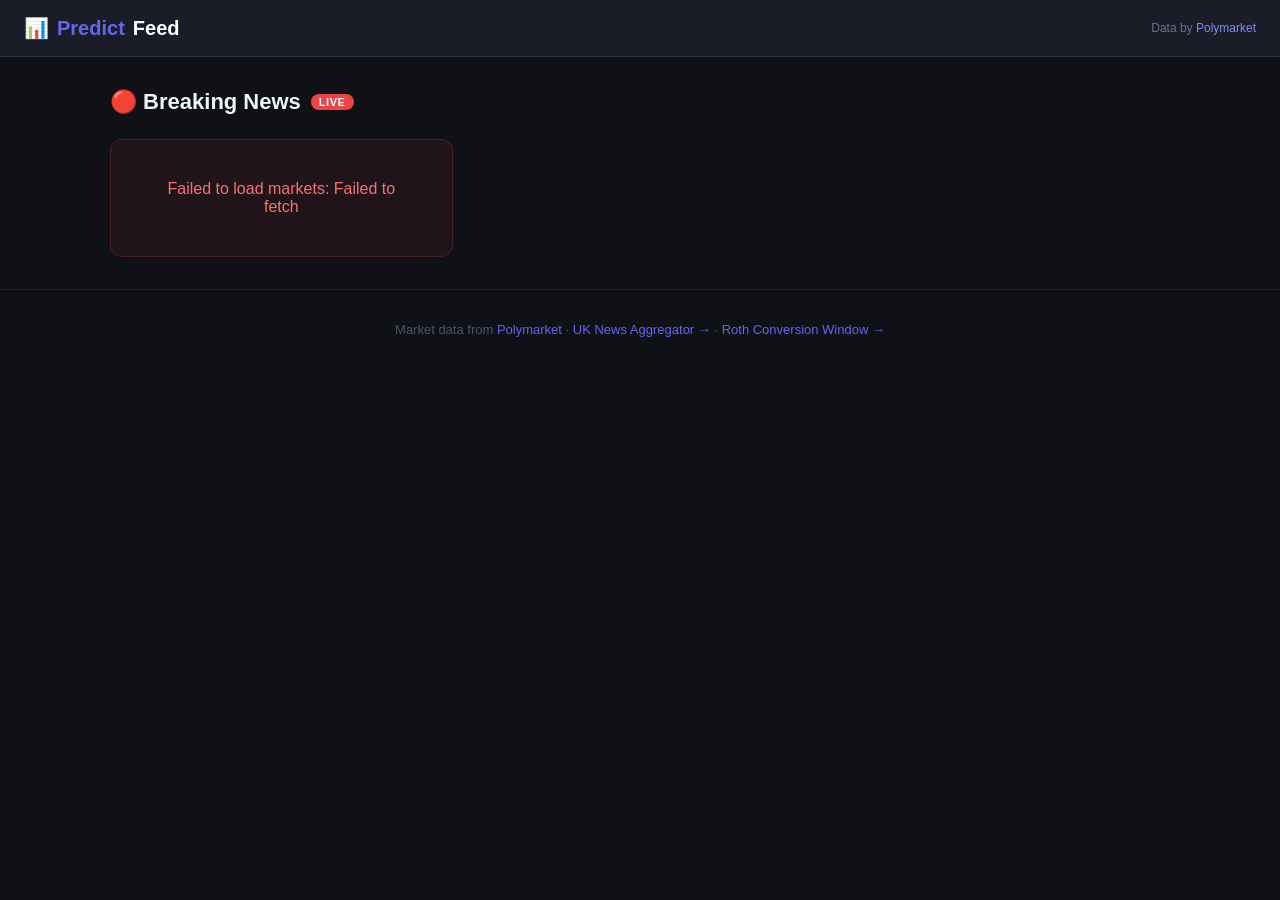
<file: index.html>
<!DOCTYPE html>
<html lang="en">
<head>
    <meta charset="UTF-8">
    <meta name="viewport" content="width=device-width, initial-scale=1.0">
    <title>Prediction Markets – Breaking News</title>

<link rel="canonical" href="/">

    <style>
        *, *::before, *::after { box-sizing: border-box; margin: 0; padding: 0; }

        body {
            font-family: -apple-system, BlinkMacSystemFont, "Segoe UI", Roboto, sans-serif;
            background: #0f1117;
            color: #e2e8f0;
            min-height: 100vh;
        }

        header {
            background: #1a1d27;
            border-bottom: 1px solid #2d3148;
            padding: 16px 24px;
            display: flex;
            align-items: center;
            justify-content: space-between;
            position: sticky;
            top: 0;
            z-index: 10;
        }

        .logo {
            font-size: 20px;
            font-weight: 700;
            color: #fff;
            display: flex;
            align-items: center;
            gap: 8px;
        }

        .logo span {
            color: #6366f1;
        }

        .powered-by {
            font-size: 12px;
            color: #64748b;
        }

        .powered-by a {
            color: #818cf8;
            text-decoration: none;
        }

        main {
            max-width: 1100px;
            margin: 0 auto;
            padding: 32px 20px;
        }

        .section-header {
            display: flex;
            align-items: center;
            gap: 10px;
            margin-bottom: 24px;
        }

        .section-header h2 {
            font-size: 22px;
            font-weight: 700;
            color: #f1f5f9;
        }

        .live-badge {
            background: #ef4444;
            color: #fff;
            font-size: 11px;
            font-weight: 700;
            padding: 2px 8px;
            border-radius: 999px;
            letter-spacing: 0.05em;
            animation: pulse 2s infinite;
        }

        @keyframes pulse {
            0%, 100% { opacity: 1; }
            50% { opacity: 0.6; }
        }

        .grid {
            display: grid;
            grid-template-columns: repeat(auto-fill, minmax(320px, 1fr));
            gap: 16px;
        }

        .card {
            background: #1a1d27;
            border: 1px solid #2d3148;
            border-radius: 14px;
            overflow: hidden;
            transition: border-color 0.2s, transform 0.2s;
            display: flex;
            flex-direction: column;
        }

        .card:hover {
            border-color: #6366f1;
            transform: translateY(-2px);
        }

        .card-img {
            width: 100%;
            height: 140px;
            object-fit: cover;
            background: #2d3148;
        }

        .card-img-placeholder {
            width: 100%;
            height: 140px;
            background: linear-gradient(135deg, #2d3148, #1e2035);
            display: flex;
            align-items: center;
            justify-content: center;
            font-size: 36px;
        }

        .card-body {
            padding: 16px;
            flex: 1;
            display: flex;
            flex-direction: column;
            gap: 12px;
        }

        .card-tags {
            display: flex;
            flex-wrap: wrap;
            gap: 6px;
        }

        .tag {
            background: #2d3148;
            color: #94a3b8;
            font-size: 11px;
            padding: 2px 8px;
            border-radius: 999px;
            text-transform: capitalize;
        }

        .card-title {
            font-size: 15px;
            font-weight: 600;
            color: #f1f5f9;
            line-height: 1.4;
            flex: 1;
        }

        .card-title a {
            color: inherit;
            text-decoration: none;
        }

        .card-title a:hover {
            color: #818cf8;
        }

        .outcomes {
            display: flex;
            gap: 8px;
        }

        .outcome-btn {
            flex: 1;
            padding: 8px 4px;
            border-radius: 8px;
            font-size: 13px;
            font-weight: 600;
            text-align: center;
            border: none;
            cursor: default;
        }

        .outcome-yes {
            background: rgba(34, 197, 94, 0.15);
            color: #22c55e;
            border: 1px solid rgba(34, 197, 94, 0.3);
        }

        .outcome-no {
            background: rgba(239, 68, 68, 0.12);
            color: #f87171;
            border: 1px solid rgba(239, 68, 68, 0.25);
        }

        .outcome-other {
            background: rgba(99, 102, 241, 0.12);
            color: #818cf8;
            border: 1px solid rgba(99, 102, 241, 0.25);
        }

        .card-footer {
            display: flex;
            justify-content: space-between;
            align-items: center;
            padding-top: 8px;
            border-top: 1px solid #2d3148;
        }

        .vol-label {
            font-size: 11px;
            color: #64748b;
        }

        .vol-value {
            font-size: 13px;
            font-weight: 600;
            color: #94a3b8;
        }

        .trade-link {
            font-size: 12px;
            color: #6366f1;
            text-decoration: none;
            font-weight: 600;
        }

        .trade-link:hover {
            color: #818cf8;
        }

        .loading {
            text-align: center;
            padding: 60px 0;
            color: #64748b;
            font-size: 15px;
        }

        .error {
            text-align: center;
            padding: 40px;
            color: #f87171;
            background: rgba(239,68,68,0.08);
            border: 1px solid rgba(239,68,68,0.2);
            border-radius: 12px;
        }

        footer {
            text-align: center;
            padding: 32px 20px;
            color: #475569;
            font-size: 13px;
            border-top: 1px solid #1e2233;
        }

        footer a { color: #6366f1; text-decoration: none; }
    </style>
</head>
<body>

<header>
    <div class="logo">📊 <span>Predict</span>Feed</div>
    <div class="powered-by">Data by <a href="https://polymarket.com" target="_blank" rel="noopener">Polymarket</a></div>
</header>

<main>
    <div class="section-header">
        <h2>🔴 Breaking News</h2>
        <span class="live-badge">LIVE</span>
    </div>
    <div class="grid" id="grid">
        <div class="loading">Loading markets…</div>
    </div>
</main>

<footer>
    Market data from <a href="https://polymarket.com" target="_blank" rel="noopener">Polymarket</a> ·
    <a href="/gb_great_news/">UK News Aggregator →</a> ·
    <a href="/news/rewarded/?destination=ira-roth-conversion-window&ctaText=&ctaButtonText=&ctaImg=https%3A%2F%2Fres.feednews.com%2Fassets%2Fv2%2Fe542f86ce3190c11ec06f724778dfe4c%3Fquality%3Duhq%26resize%3D720%26cl%3D_en&clientId=52064&brand=Opr_103">Roth Conversion Window →</a>
</footer>

<script>
const POLYMARKET_API = 'https://gamma-api.polymarket.com/events?limit=20&active=true&closed=false&order=volume24hr&ascending=false';

function fmtVolume(v) {
    if (v >= 1e6) return '$' + (v / 1e6).toFixed(1) + 'M';
    if (v >= 1e3) return '$' + (v / 1e3).toFixed(1) + 'K';
    return '$' + Math.round(v);
}

function pct(p) {
    return Math.round(parseFloat(p) * 100) + '%';
}

function buildCard(event) {
    const slug = event.slug || '';
    const url = `https://polymarket.com/event/${slug}`;
    const tags = (event.tags || []).slice(0, 3).map(t => t.label || t.slug).filter(Boolean);
    const vol24 = event.volume24hr || 0;
    const markets = event.markets || [];

    let outcomesHtml = '';
    if (markets.length === 1) {
        const m = markets[0];
        const outcomes = JSON.parse(m.outcomes || '[]');
        const prices = JSON.parse(m.outcomePrices || '[]');
        const isYesNo = outcomes.length === 2 && outcomes[0] === 'Yes';
        outcomesHtml = outcomes.slice(0, 2).map((o, i) => {
            const cls = isYesNo ? (i === 0 ? 'outcome-yes' : 'outcome-no') : 'outcome-other';
            const label = isYesNo ? (o + ' ' + pct(prices[i] || 0)) : (o.slice(0, 14) + ' ' + pct(prices[i] || 0));
            return `<div class="outcome-btn ${cls}">${label}</div>`;
        }).join('');
    } else if (markets.length > 1) {
        // Multi-outcome: show top 2 by price
        const sorted = [...markets].sort((a, b) => {
            const pa = parseFloat(JSON.parse(a.outcomePrices || '[0]')[0] || 0);
            const pb = parseFloat(JSON.parse(b.outcomePrices || '[0]')[0] || 0);
            return pb - pa;
        }).slice(0, 2);
        outcomesHtml = sorted.map(m => {
            const price = parseFloat(JSON.parse(m.outcomePrices || '[0]')[0] || 0);
            const label = (m.question || '').slice(0, 16) + ' ' + pct(price);
            return `<div class="outcome-btn outcome-other">${label}</div>`;
        }).join('');
    }

    const imgHtml = event.image
        ? `<img class="card-img" src="${event.image}" alt="" loading="lazy" onerror="this.style.display='none'">`
        : `<div class="card-img-placeholder">📈</div>`;

    const tagsHtml = tags.map(t => `<span class="tag">${t}</span>`).join('');

    return `
        <div class="card">
            <a href="${url}" target="_blank" rel="noopener">${imgHtml}</a>
            <div class="card-body">
                ${tagsHtml ? `<div class="card-tags">${tagsHtml}</div>` : ''}
                <div class="card-title">
                    <a href="${url}" target="_blank" rel="noopener">${event.title || ''}</a>
                </div>
                ${outcomesHtml ? `<div class="outcomes">${outcomesHtml}</div>` : ''}
                <div class="card-footer">
                    <div>
                        <div class="vol-label">24h Volume</div>
                        <div class="vol-value">${fmtVolume(vol24)}</div>
                    </div>
                    <a class="trade-link" href="${url}" target="_blank" rel="noopener">Trade →</a>
                </div>
            </div>
        </div>`;
}

async function loadMarkets() {
    const grid = document.getElementById('grid');
    try {
        const res = await fetch(POLYMARKET_API);
        if (!res.ok) throw new Error('HTTP ' + res.status);
        const events = await res.json();
        if (!events.length) {
            grid.innerHTML = '<div class="loading">No markets found.</div>';
            return;
        }
        grid.innerHTML = events.map(buildCard).join('');
    } catch (err) {
        grid.innerHTML = `<div class="error">Failed to load markets: ${err.message}</div>`;
    }
}

loadMarkets();
</script>

</body>
</html>
</file>
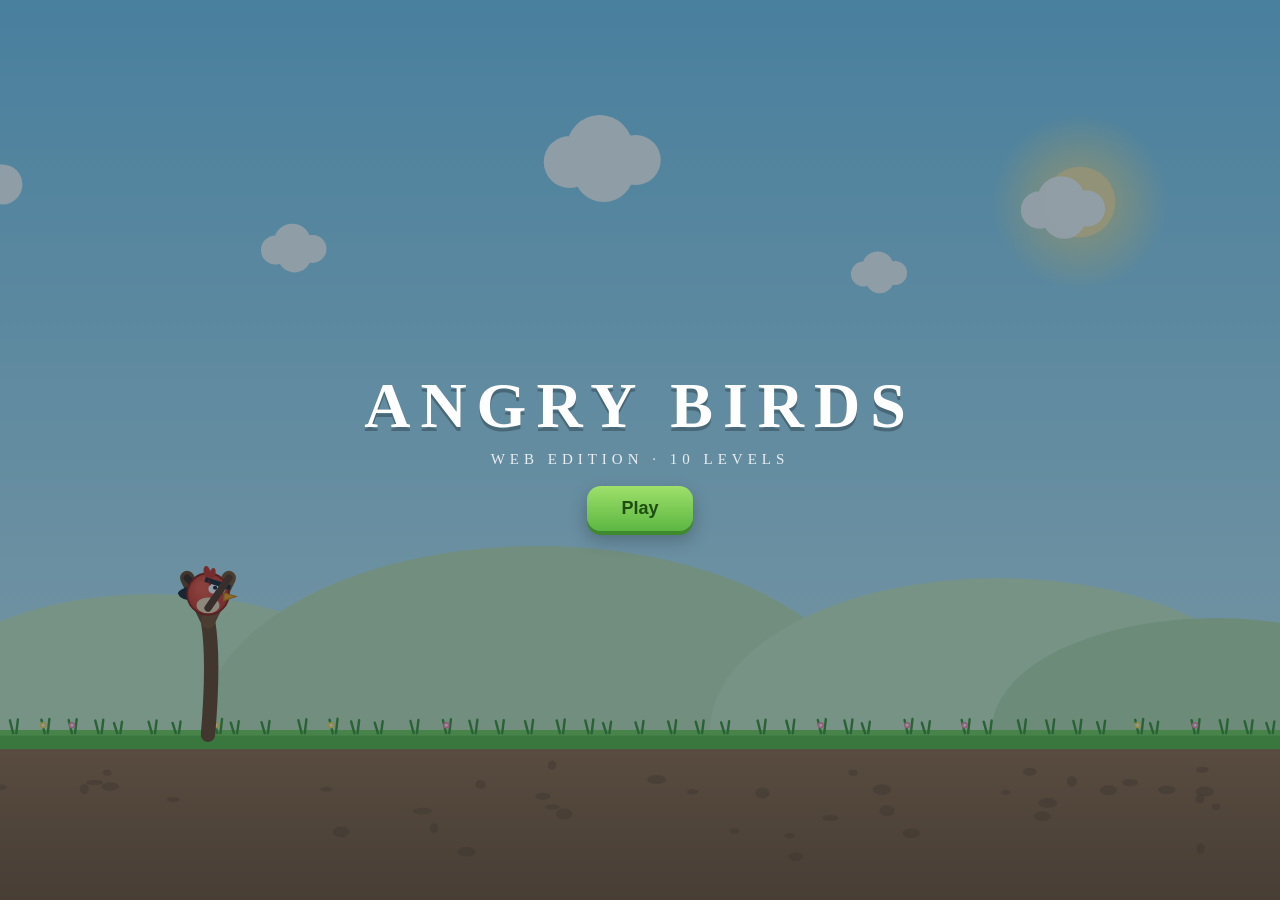
<file: angry_bird/index.html>
<!doctype html>
<html lang="en">
  <head>
    <meta charset="UTF-8" />
    <meta
      name="viewport"
      content="width=device-width, initial-scale=1.0, maximum-scale=1.0, user-scalable=no, viewport-fit=cover"
    />
    <meta name="theme-color" content="#8ed6f0" />
    <link rel="icon" type="image/svg+xml" href="/angry_bird/favicon.svg" />
    <title>Angry Birds · Web</title>
    <script type="module" crossorigin src="/angry_bird/assets/index-wFFRBD14.js"></script>
    <link rel="stylesheet" crossorigin href="/angry_bird/assets/index-C2gVn6Y2.css">
  </head>
  <body>
    <div id="app">
      <canvas id="game"></canvas>
      <div id="ui-layer"></div>
    </div>
  </body>
</html>
</file>
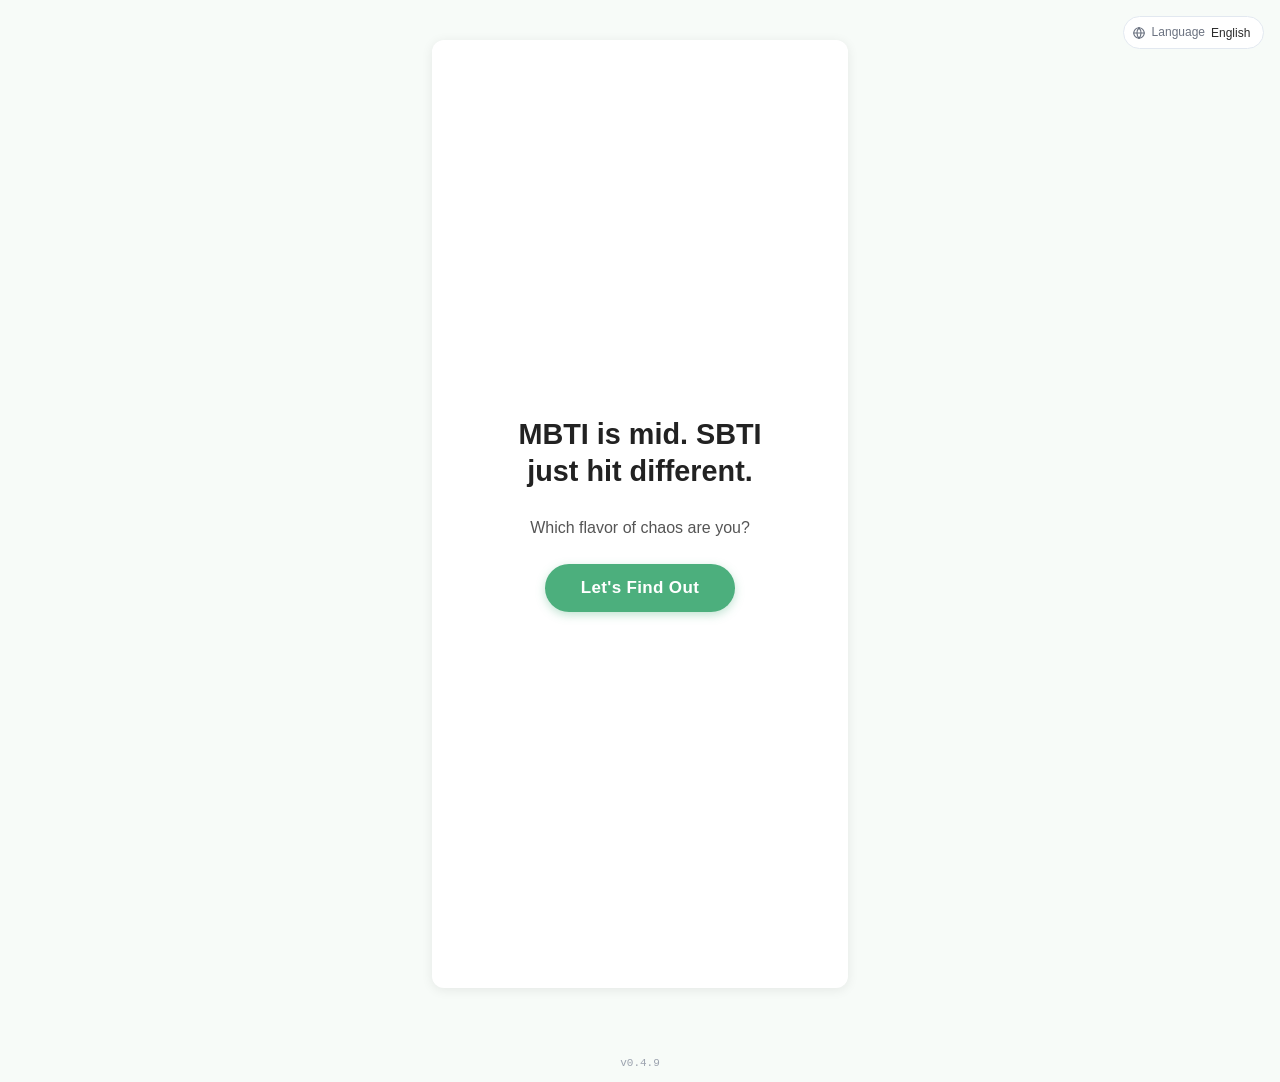
<file: sbti/index.html>
<!doctype html><html lang="zh"><head><meta charset="UTF-8"/><link rel="icon" type="image/svg+xml" href="/sbti/favicon.svg"/><meta name="viewport" content="width=device-width,initial-scale=1"/><title>SBTI 人格测试</title><meta property="og:title" content="SBTI 人格测试 — 发现你真实的社交型人格"><meta property="og:description" content="揭开你在 SBTI 坐标系中的真实位置。分享你的结果！"><meta property="og:image" content="/sbti/og-image.png"><meta name="twitter:card" content="summary_large_image"><script>if (location.hostname === 'news.dailyworthing.com') {
    var s = document.createElement('script');
    s.async = true;
    s.src = 'https://pagead2.googlesyndication.com/pagead/js/adsbygoogle.js?client=ca-pub-1883810847636355';
    s.crossOrigin = 'anonymous';
    document.head.appendChild(s);
  }</script><script type="module" crossorigin src="/sbti/assets/index-Bg6BvqJl.js"></script><link rel="stylesheet" crossorigin href="/sbti/assets/index-DA0TK0f9.css"></head><body><div id="app"></div></body></html>
</file>
<file: angry_bird/assets/index-C2gVn6Y2.css>
*{margin:0;padding:0;box-sizing:border-box}html,body{width:100%;height:100%;overflow:hidden;background:#8ed6f0;overscroll-behavior:none;touch-action:none;-webkit-user-select:none;user-select:none;-webkit-tap-highlight-color:transparent}#app{position:fixed;inset:0}#game{position:absolute;inset:0;width:100%;height:100%;display:block;touch-action:none}#ui-layer{position:absolute;inset:0;pointer-events:none}#ui-layer .screen{position:absolute;inset:0;display:flex;flex-direction:column;align-items:center;justify-content:center;gap:18px;pointer-events:auto;background:#0f283c73}#ui-layer .title{font-size:clamp(36px,8vw,64px);font-weight:900;color:#fff;letter-spacing:10px;text-shadow:0 4px 0 rgba(0,0,0,.25)}#ui-layer .subtitle{margin-top:-10px;color:#ffffffd9;font-size:15px;letter-spacing:5px}#ui-layer .select-title{color:#fff;font-size:26px;font-weight:800;letter-spacing:6px;text-shadow:0 3px 0 rgba(0,0,0,.25)}.btn{border:none;border-radius:14px;padding:12px 34px;font-size:18px;font-weight:800;color:#5b3a1e;background:linear-gradient(#ffd98a,#f7b34c);box-shadow:0 4px #c98a2b,0 8px 18px #00000040;cursor:pointer}.btn:active{transform:translateY(2px);box-shadow:0 2px #c98a2b}.btn.primary{color:#1e4d12;background:linear-gradient(#9ee06a,#5cb742);box-shadow:0 4px #3f8a2c,0 8px 18px #00000040}.level-grid{display:flex;flex-wrap:wrap;justify-content:center;gap:14px;max-width:640px}.level-card{display:flex;flex-direction:column;align-items:center;gap:6px;width:108px;padding:14px 10px;border:none;border-radius:16px;background:#ffffffeb;box-shadow:0 4px 12px #0003;cursor:pointer}.level-card .lv-num{font-size:26px;font-weight:900;color:#e8542f}.level-card .lv-name{font-size:13px;color:#445}.level-card .stars{font-size:16px;letter-spacing:2px;color:#f7b34c}.level-card.locked{opacity:.45;cursor:default}.hud-btn{position:absolute;top:10px;width:44px;height:44px;border:none;border-radius:12px;background:#fffc;font-size:20px;cursor:pointer;pointer-events:auto;box-shadow:0 2px 8px #0003}.hud-btn.left{left:10px}.hud-btn.right{right:10px}.hud-btn.mute{right:10px;top:60px}.result-title{font-size:52px;font-weight:900;letter-spacing:6px;text-shadow:0 4px 0 rgba(0,0,0,.3)}.result-title.win{color:#ffe066}.result-title.lose{color:#ff8787}.result-stars{font-size:42px;letter-spacing:10px;color:#ffd94d;text-shadow:0 3px 0 rgba(0,0,0,.3)}.result-score{color:#fff;font-size:20px;font-weight:700}.result-btns{display:flex;gap:12px}
</file>
<file: sbti/assets/index-DA0TK0f9.css>
.app-version[data-v-3620b81e]{font-size:11px;color:#9ca3af;font-family:ui-monospace,monospace}.app-footer{padding:8px 16px;text-align:center}.version-grid[data-v-abab920e]{display:grid;grid-template-columns:1fr 1fr;gap:12px}.version-grid__btn[data-v-abab920e]{min-height:92px;display:flex;flex-direction:column;justify-content:center;align-items:center;gap:6px;white-space:normal}.version-grid__secondary[data-v-abab920e]{font-size:13px;opacity:.86}.locale-menu[data-v-c322e9af]{position:absolute;top:16px;right:16px;display:inline-flex;align-items:center;gap:6px;z-index:1;background:#fffffff2;border:1px solid #e2e8f0;padding:6px 8px;border-radius:999px;font-size:12px}.locale-menu__select[data-v-c322e9af]{-webkit-appearance:none;-moz-appearance:none;appearance:none;border:0;background:transparent;color:#2b2b2b;font-size:12px;padding-right:4px}.locale-menu__label[data-v-c322e9af]{color:#6b7280;white-space:nowrap}.locale-menu__icon[data-v-c322e9af]{width:14px;height:14px;color:#6b7280;flex-shrink:0}.intro-screen[data-v-bc396d0f]{display:flex;flex-direction:column;min-height:100vh;padding:16px}.intro-content[data-v-bc396d0f]{flex:1;display:flex;flex-direction:column;align-items:center;justify-content:center;gap:24px;text-align:center;padding:32px}.intro-title[data-v-bc396d0f]{font-size:1.8rem;font-weight:700;line-height:1.3}.intro-subtitle[data-v-bc396d0f]{font-size:1rem;color:#555}.fade-in[data-v-bc396d0f]{animation:fadeIn-bc396d0f .4s ease-out both}@keyframes fadeIn-bc396d0f{0%{opacity:0;transform:translateY(12px)}to{opacity:1;transform:translateY(0)}}@media(prefers-reduced-motion:reduce){.fade-in[data-v-bc396d0f]{animation:none}}.question-card[data-v-63958ed6]{background:#fff;border-radius:12px;padding:20px;box-shadow:0 2px 8px #0000000f}.question-text[data-v-63958ed6]{font-size:.95rem;line-height:1.6;margin-bottom:16px;white-space:pre-wrap}.options[data-v-63958ed6]{display:flex;flex-direction:column;gap:8px}.option-btn[data-v-63958ed6]{text-align:left;background:#f5f5f5;border:2px solid transparent;border-radius:8px;padding:10px 14px;font-size:.9rem;cursor:pointer;transition:border-color .15s,background .15s;line-height:1.4}.option-btn[data-v-63958ed6]:hover{border-color:#4caf84;background:#f0faf5}.option-btn.selected[data-v-63958ed6]{border-color:#4caf84;background:#e6f7ef;font-weight:600}.test-screen[data-v-ba64556b]{max-width:680px;margin:0 auto;padding:16px 16px 80px}.progress-bar-wrap[data-v-ba64556b]{height:6px;background:#e0e0e0;border-radius:3px;margin-bottom:8px;overflow:hidden}.progress-bar[data-v-ba64556b]{height:100%;background:#4caf84;border-radius:3px;transition:width .3s ease}.progress-text[data-v-ba64556b]{text-align:right;font-size:.8rem;color:#888;margin-bottom:24px}.questions-list[data-v-ba64556b]{display:flex;flex-direction:column;gap:20px}.question-wrap[data-v-ba64556b]{display:flex;gap:12px}.drink-gate-revise-btn[data-v-ba64556b]{margin-left:40px;border:0;background:transparent;color:#4caf84;text-decoration:underline;padding:0;cursor:pointer}.question-num[data-v-ba64556b]{flex-shrink:0;width:28px;height:28px;border-radius:50%;background:#4caf84;color:#fff;font-size:.8rem;font-weight:700;display:flex;align-items:center;justify-content:center;margin-top:18px}.submit-wrap[data-v-ba64556b]{position:sticky;bottom:0;padding:16px 0 8px;background:linear-gradient(transparent,#f7fbf8 40%);text-align:center}.btn-primary[data-v-ba64556b]:disabled{opacity:.4;cursor:not-allowed}.dim-scores[data-v-80fdc2fa]{margin-top:24px}.dim-scores__title[data-v-80fdc2fa]{font-size:16px;font-weight:700;color:var(--color-primary-dark);margin-bottom:16px;padding-bottom:8px;border-bottom:2px solid var(--color-border)}.dim-group[data-v-80fdc2fa]{margin-bottom:20px}.dim-group__name[data-v-80fdc2fa]{font-size:13px;font-weight:600;color:var(--color-text-secondary);text-transform:uppercase;letter-spacing:.05em;margin-bottom:10px}.dim-row[data-v-80fdc2fa]{background:var(--color-card-bg);border-radius:var(--radius-sm);padding:10px 12px;margin-bottom:8px;box-shadow:var(--shadow)}.dim-row__info[data-v-80fdc2fa]{display:flex;align-items:center;justify-content:space-between;margin-bottom:6px}.dim-row__name[data-v-80fdc2fa]{font-size:13px;font-weight:600;color:var(--color-text)}.dim-row__level[data-v-80fdc2fa]{font-size:12px;font-weight:700;padding:2px 8px;border-radius:12px;letter-spacing:.05em}.dim-row__level.level-L[data-v-80fdc2fa]{background:#fce4ec;color:#c62828}.dim-row__level.level-M[data-v-80fdc2fa]{background:#fff8e1;color:#f57f17}.dim-row__level.level-H[data-v-80fdc2fa]{background:var(--color-primary-light);color:var(--color-primary-dark)}.dim-row__bar[data-v-80fdc2fa]{height:6px;background:var(--color-border);border-radius:3px;overflow:hidden;margin-bottom:6px}.dim-row__bar-fill[data-v-80fdc2fa]{height:100%;border-radius:3px;transition:width .6s ease}.dim-row__bar-fill.level-L[data-v-80fdc2fa]{background:#e57373}.dim-row__bar-fill.level-M[data-v-80fdc2fa]{background:#ffb74d}.dim-row__bar-fill.level-H[data-v-80fdc2fa]{background:var(--color-primary)}.dim-row__explanation[data-v-80fdc2fa]{font-size:12px;color:var(--color-text-secondary);line-height:1.5}.qr-badge[data-v-d18f49e1]{display:block;border-radius:8px;background:#fff;box-shadow:0 2px 6px #00000014}.qr-badge--fallback[data-v-d18f49e1]{background:#e6f0ea;border:1px dashed #b5d1c1}.result-screen[data-v-53e84402]{max-width:var(--max-width);margin:0 auto;padding:20px 16px calc(96px + env(safe-area-inset-bottom))}.result-kicker[data-v-53e84402]{text-align:center;font-size:12px;font-weight:600;letter-spacing:.1em;color:var(--color-text-secondary);background:var(--color-primary-light);border-radius:20px;display:inline-block;padding:4px 14px;margin-bottom:16px;width:100%;box-sizing:border-box}.result-kicker--special[data-v-53e84402]{background:#fce4ec;color:#c62828}.result-image-section[data-v-53e84402]{position:relative;width:100%;margin:0 auto 16px;padding-bottom:96px}.result-image-wrap[data-v-53e84402]{width:100%;min-height:220px;max-height:460px;overflow:hidden;position:relative;border-radius:18px;background:#ffffffbf}.result-image[data-v-53e84402]{width:100%;min-height:220px;max-height:460px;object-fit:contain;border-radius:18px;display:block;position:relative;z-index:1}.result-qr-badge[data-v-53e84402]{position:absolute;right:8px;bottom:4px;z-index:2}.result-identity[data-v-53e84402]{text-align:center;margin-bottom:8px}.result-code[data-v-53e84402]{display:inline-block;font-size:13px;font-weight:700;color:var(--color-primary-dark);background:var(--color-primary-light);padding:2px 10px;border-radius:10px;margin-bottom:6px;letter-spacing:.08em}.result-name[data-v-53e84402]{font-size:28px;font-weight:800;color:var(--color-text);line-height:1.2}.result-badge[data-v-53e84402]{text-align:center;font-size:14px;font-weight:600;color:var(--color-primary-dark);margin-bottom:6px}.result-sub[data-v-53e84402]{text-align:center;font-size:13px;color:var(--color-text-secondary);margin-bottom:16px}.result-secondary[data-v-53e84402]{text-align:center;font-size:12px;color:#c62828;background:#fce4ec;border-radius:var(--radius-sm);padding:6px 12px;margin-bottom:16px}.result-desc[data-v-53e84402]{background:var(--color-card-bg);border-radius:var(--radius);padding:16px;box-shadow:var(--shadow);font-size:14px;line-height:1.8;color:var(--color-text);margin-bottom:8px}.result-actions-inline[data-v-53e84402]{display:flex;gap:12px;margin-top:24px}.btn[data-v-53e84402]{flex:1;padding:12px 16px;border-radius:var(--radius);font-size:15px;font-weight:600;cursor:pointer;border:none;transition:opacity .15s}.btn[data-v-53e84402]:active{opacity:.7}.btn--outline[data-v-53e84402]{background:var(--color-primary);color:#fff}.btn--ghost[data-v-53e84402]{background:var(--color-primary-light);color:var(--color-primary-dark)}.result-actions-bar[data-v-53e84402]{position:fixed;left:0;right:0;bottom:0;z-index:1000;display:flex;gap:12px;padding:12px 16px;background:#fffffff5;-webkit-backdrop-filter:blur(12px);backdrop-filter:blur(12px);box-shadow:0 -2px 8px #00000014}.btn--primary[data-v-53e84402]{background:var(--color-primary);color:#fff}.btn--secondary[data-v-53e84402]{background:var(--color-primary-light);color:var(--color-primary-dark)}.btn--icon[data-v-53e84402]{flex:0 0 44px;width:44px;height:44px;padding:0;display:flex;align-items:center;justify-content:center;background:var(--color-primary-light);color:var(--color-primary-dark)}.btn[data-v-53e84402]:disabled{opacity:.5;cursor:not-allowed}@media(max-width:360px){.result-actions-bar[data-v-53e84402]{gap:8px;padding-left:12px;padding-right:12px}.btn--icon[data-v-53e84402]{flex:0 0 40px;width:40px;height:40px}}.result-toast[data-v-53e84402]{position:fixed;left:50%;transform:translate(-50%);bottom:calc(80px + env(safe-area-inset-bottom));z-index:1100;padding:10px 18px;border-radius:20px;background:#000c;color:#fff;font-size:14px}.toast-fade-enter-active[data-v-53e84402],.toast-fade-leave-active[data-v-53e84402]{transition:opacity .3s ease}.toast-fade-enter-from[data-v-53e84402],.toast-fade-leave-to[data-v-53e84402]{opacity:0}.card-question-wrap[data-v-dacae6eb]{display:flex;align-items:flex-start;gap:12px}.card-question-wrap.is-transitioning[data-v-dacae6eb]{pointer-events:none}.question-num[data-v-dacae6eb]{flex-shrink:0;width:28px;height:28px;border-radius:50%;background:#4caf84;color:#fff;font-size:.8rem;font-weight:700;display:flex;align-items:center;justify-content:center;margin-top:18px}.progress-bar-wrap[data-v-dacae6eb]{height:6px;background:#e0e0e0;border-radius:3px;margin-bottom:8px;overflow:hidden}.progress-bar[data-v-dacae6eb]{height:100%;background:#4caf84;border-radius:3px;transition:width .3s ease}.progress-text[data-v-dacae6eb]{text-align:right;font-size:.8rem;color:#888;margin-bottom:24px}.action-wrap[data-v-dacae6eb]{margin-top:28px;display:flex;justify-content:space-between;align-items:center;gap:10px}.card-back-btn[data-v-dacae6eb],.card-action-btn[data-v-dacae6eb]{min-width:120px}.card-action-btn[data-v-dacae6eb]{margin-left:auto}*,*:before,*:after{box-sizing:border-box;margin:0;padding:0}:root{--color-bg: #f7fbf8;--color-primary: #4caf7d;--color-primary-dark: #388e5a;--color-primary-light: #e8f5ee;--color-text: #222;--color-text-secondary: #666;--color-text-muted: #999;--color-border: #d0e8d8;--color-card-bg: #fff;--radius: 12px;--radius-sm: 8px;--radius-lg: 20px;--shadow: 0 2px 12px rgba(0, 0, 0, .08);--shadow-lg: 0 4px 24px rgba(0, 0, 0, .12);--max-width: 480px;--safe-top: env(safe-area-inset-top, 0px);--safe-bottom: env(safe-area-inset-bottom, 0px)}html,body{height:100%;background:var(--color-bg);color:var(--color-text);font-family:-apple-system,BlinkMacSystemFont,PingFang SC,Hiragino Sans GB,Microsoft YaHei,Helvetica Neue,Arial,sans-serif;font-size:16px;line-height:1.6;-webkit-font-smoothing:antialiased;-moz-osx-font-smoothing:grayscale;-webkit-text-size-adjust:100%;touch-action:manipulation}body{overscroll-behavior:none}#app{min-height:100vh;min-height:-webkit-fill-available;display:-webkit-box;display:-webkit-flex;display:flex;-webkit-box-orient:vertical;-webkit-box-direction:normal;-webkit-flex-direction:column;flex-direction:column}#app-container{min-height:100vh;min-height:-webkit-fill-available;display:-webkit-box;display:-webkit-flex;display:flex;-webkit-box-orient:vertical;-webkit-box-direction:normal;-webkit-flex-direction:column;flex-direction:column;-webkit-box-align:center;-webkit-align-items:center;align-items:center;padding-top:var(--safe-top);padding-bottom:var(--safe-bottom)}img{max-width:100%;height:auto;display:block}.page{width:100%;max-width:var(--max-width);margin:0 auto;padding:24px 16px;-webkit-box-flex:1;-webkit-flex:1;flex:1;display:-webkit-box;display:-webkit-flex;display:flex;-webkit-box-orient:vertical;-webkit-box-direction:normal;-webkit-flex-direction:column;flex-direction:column}.center{display:-webkit-box;display:-webkit-flex;display:flex;-webkit-box-align:center;-webkit-align-items:center;align-items:center;-webkit-box-pack:center;-webkit-justify-content:center;justify-content:center}button{cursor:pointer;border:none;outline:none;font-family:inherit;-webkit-tap-highlight-color:transparent;-webkit-appearance:none;-moz-appearance:none;appearance:none}.btn-primary{background:var(--color-primary);color:#fff;padding:14px 36px;border-radius:28px;font-size:17px;font-weight:600;letter-spacing:.02em;-webkit-transition:background .2s,-webkit-transform .1s;transition:background .2s,transform .1s;-webkit-box-shadow:0 3px 10px rgba(76,175,125,.35);box-shadow:0 3px 10px #4caf7d59;display:inline-block;text-align:center}.btn-primary:active{-webkit-transform:scale(.97);transform:scale(.97)}.btn-primary:hover{background:var(--color-primary-dark)}.btn-primary:disabled{background:#b0c8ba;-webkit-box-shadow:none;box-shadow:none;cursor:not-allowed;opacity:.7}.btn-secondary{background:transparent;color:var(--color-primary);border:2px solid var(--color-primary);padding:11px 26px;border-radius:28px;font-size:15px;font-weight:500;-webkit-transition:all .2s;transition:all .2s;display:inline-block;text-align:center;-webkit-tap-highlight-color:transparent}.btn-secondary:active{background:var(--color-primary-light)}.btn-secondary:hover{background:var(--color-primary);color:#fff}.btn-ghost{background:transparent;color:var(--color-text-secondary);padding:10px 20px;border-radius:20px;font-size:14px;-webkit-transition:color .15s;transition:color .15s;-webkit-tap-highlight-color:transparent}.btn-ghost:active{color:var(--color-primary)}.card{background:var(--color-card-bg);border-radius:var(--radius);-webkit-box-shadow:var(--shadow);box-shadow:var(--shadow);padding:20px;margin-bottom:12px}.text-primary{color:var(--color-primary)}.text-secondary{color:var(--color-text-secondary)}.text-muted{color:var(--color-text-muted)}.text-center{text-align:center}.font-bold{font-weight:700}.progress-bar{width:100%;height:4px;background:var(--color-border);border-radius:2px;overflow:hidden}.progress-bar__fill{height:100%;background:var(--color-primary);border-radius:2px;-webkit-transition:width .3s ease;transition:width .3s ease}.option-item{display:block;width:100%;padding:14px 18px;margin-bottom:10px;background:var(--color-card-bg);border:2px solid var(--color-border);border-radius:var(--radius);font-size:15px;color:var(--color-text);text-align:left;cursor:pointer;-webkit-transition:border-color .15s,background .15s;transition:border-color .15s,background .15s;-webkit-tap-highlight-color:transparent;line-height:1.5;word-break:break-all}.option-item:active,.option-item.is-selected{border-color:var(--color-primary);background:var(--color-primary-light);color:var(--color-primary-dark);font-weight:500}.type-image{width:100%;max-width:300px;margin:0 auto 16px;border-radius:var(--radius-lg);overflow:hidden;-webkit-box-shadow:var(--shadow-lg);box-shadow:var(--shadow-lg);aspect-ratio:1 / 1;background:var(--color-border)}.type-image img{width:100%;height:100%;object-fit:cover;-o-object-fit:cover}.dim-bar{display:-webkit-box;display:-webkit-flex;display:flex;-webkit-box-align:center;-webkit-align-items:center;align-items:center;gap:10px;margin-bottom:8px}.dim-bar__label{font-size:12px;color:var(--color-text-secondary);width:80px;-webkit-flex-shrink:0;flex-shrink:0}.dim-bar__track{-webkit-box-flex:1;-webkit-flex:1;flex:1;height:6px;background:var(--color-border);border-radius:3px;overflow:hidden}.dim-bar__fill{height:100%;background:var(--color-primary);border-radius:3px;-webkit-transition:width .4s ease;transition:width .4s ease}.dim-bar__level{font-size:12px;font-weight:600;color:var(--color-primary-dark);width:20px;text-align:center;-webkit-flex-shrink:0;flex-shrink:0}.lang-switch{display:-webkit-box;display:-webkit-flex;display:flex;gap:4px;padding:4px;background:var(--color-primary-light);border-radius:20px}.lang-switch__btn{padding:5px 14px;border-radius:16px;font-size:13px;font-weight:500;color:var(--color-text-secondary);background:transparent;-webkit-transition:all .15s;transition:all .15s;-webkit-tap-highlight-color:transparent}.lang-switch__btn.is-active{background:var(--color-primary);color:#fff;-webkit-box-shadow:0 1px 4px rgba(76,175,125,.4);box-shadow:0 1px 4px #4caf7d66}.badge{display:inline-block;padding:3px 10px;border-radius:12px;font-size:12px;font-weight:600;background:var(--color-primary-light);color:var(--color-primary-dark)}.badge-special{background:#fff3e0;color:#e65100}.ad-slot{width:100%;min-height:60px;background:var(--color-primary-light);border-radius:var(--radius);margin:16px 0;display:-webkit-box;display:-webkit-flex;display:flex;-webkit-box-align:center;-webkit-align-items:center;align-items:center;-webkit-box-pack:center;-webkit-justify-content:center;justify-content:center;color:var(--color-text-muted);font-size:13px}.divider{height:1px;background:var(--color-border);margin:16px 0}.mt-8{margin-top:8px}.mt-16{margin-top:16px}.mt-24{margin-top:24px}.mb-8{margin-bottom:8px}.mb-16{margin-bottom:16px}.gap-8{gap:8px}.gap-12{gap:12px}.flex{display:-webkit-box;display:-webkit-flex;display:flex}.flex-col{-webkit-box-orient:vertical;-webkit-box-direction:normal;-webkit-flex-direction:column;flex-direction:column}.flex-1{-webkit-box-flex:1;-webkit-flex:1;flex:1}.items-center{-webkit-box-align:center;-webkit-align-items:center;align-items:center}.justify-center{-webkit-box-pack:center;-webkit-justify-content:center;justify-content:center}.justify-between{-webkit-box-pack:justify;-webkit-justify-content:space-between;justify-content:space-between}@media(max-width:480px){html{font-size:15px}.page{padding:16px 12px}.btn-primary{width:100%;padding:15px 24px}.type-image{max-width:240px}}@media(min-width:481px){.page{padding:32px 24px}.card{padding:24px}.option-item{font-size:16px}}@media(min-width:769px){.page{padding:40px 32px}}@supports (-webkit-overflow-scrolling: touch){#app,#app-container{-webkit-overflow-scrolling:touch}}*{-webkit-text-size-adjust:100%}.page-footer{padding-bottom:calc(16px + var(--safe-bottom))}@-webkit-keyframes fadeIn{0%{opacity:0;-webkit-transform:translateY(8px);transform:translateY(8px)}to{opacity:1;-webkit-transform:translateY(0);transform:translateY(0)}}@keyframes fadeIn{0%{opacity:0;transform:translateY(8px)}to{opacity:1;transform:translateY(0)}}.fade-in{-webkit-animation:fadeIn .3s ease both;animation:fadeIn .3s ease both}@-webkit-keyframes spin{to{-webkit-transform:rotate(360deg);transform:rotate(360deg)}}@keyframes spin{to{transform:rotate(360deg)}}.spinner{width:28px;height:28px;border:3px solid var(--color-border);border-top-color:var(--color-primary);border-radius:50%;-webkit-animation:spin .7s linear infinite;animation:spin .7s linear infinite}
</file>
